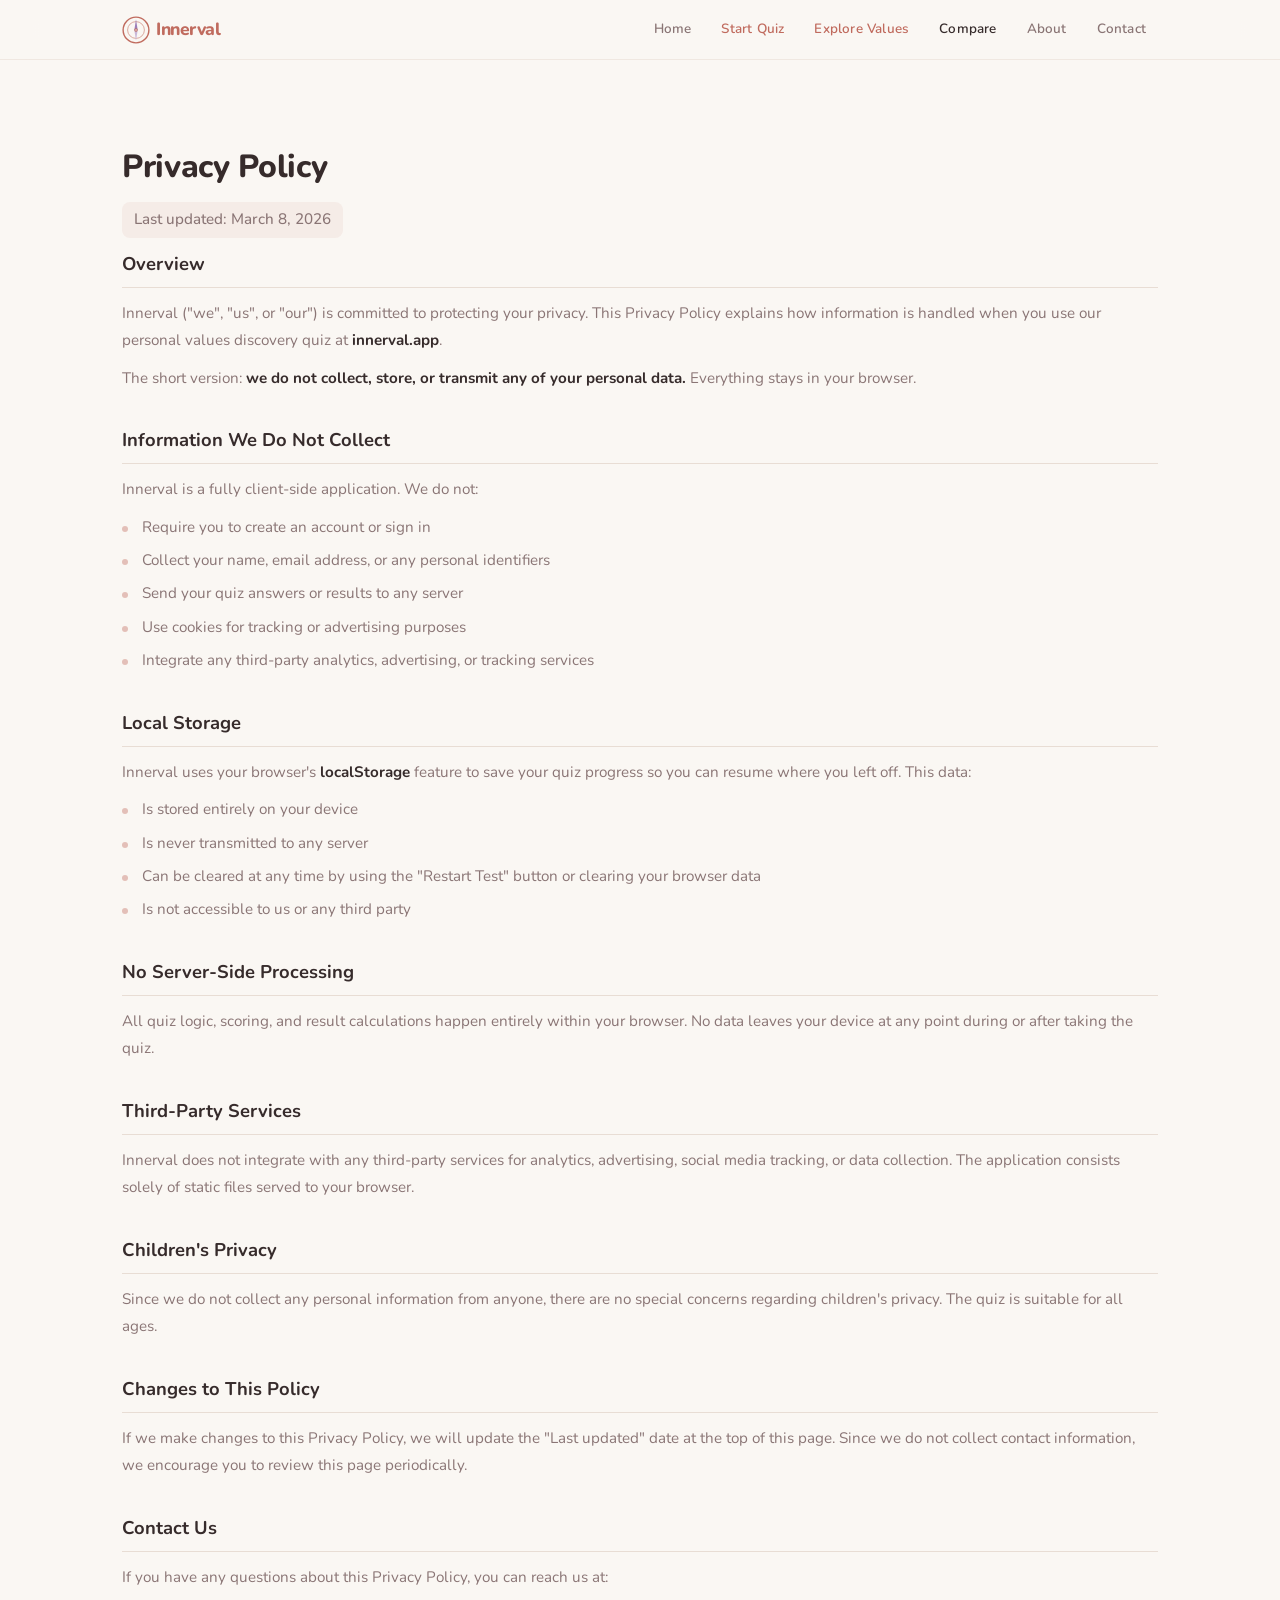
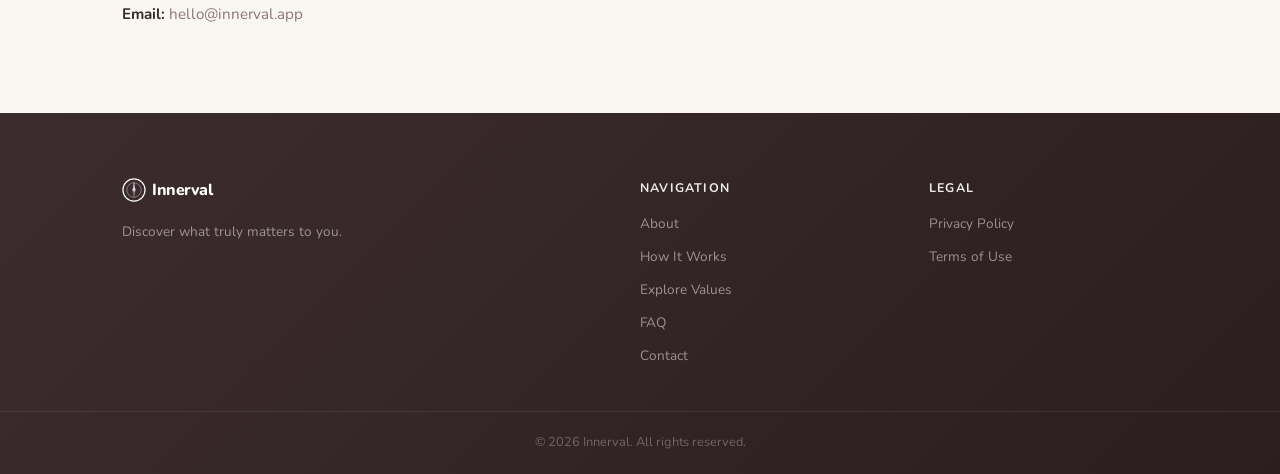
<file: privacy.html>
<!DOCTYPE html>
<html lang="en">
<head>
<meta charset="UTF-8">
<meta name="viewport" content="width=device-width, initial-scale=1.0">
<title>Privacy Policy — Innerval</title>
<link rel="preconnect" href="https://fonts.googleapis.com">
<link rel="preconnect" href="https://fonts.gstatic.com" crossorigin>
<link href="https://fonts.googleapis.com/css2?family=Nunito:wght@400;500;600;700;800&display=swap" rel="stylesheet">
<link rel="stylesheet" href="css/base.css">
<link rel="stylesheet" href="css/header.css">
<link rel="stylesheet" href="css/footer.css">
<link rel="stylesheet" href="css/legal.css">
</head>
<body>

<!-- SITE HEADER -->
<header class="site-header" id="siteHeader">
  <div class="header-inner">
    <a href="index.html" class="logo">
      <svg class="logo-icon" width="28" height="28" viewBox="0 0 100 100" fill="none" xmlns="http://www.w3.org/2000/svg">
        <circle cx="50" cy="50" r="46" stroke="#c06b5e" stroke-width="5" fill="none"/>
        <circle cx="50" cy="50" r="30" stroke="#d49a90" stroke-width="3" fill="none"/>
        <polygon points="50,12 44,50 56,50" fill="#9b7db8"/>
        <polygon points="50,88 44,50 56,50" fill="#c9b8d9"/>
        <circle cx="50" cy="50" r="6" fill="#c06b5e"/>
        <circle cx="50" cy="50" r="2.5" fill="white"/>
      </svg>
      <span>Innerval</span>
    </a>
    <nav class="nav-links" id="navLinks">
      <a href="index.html">Home</a>
      <a href="index.html" class="nav-action nav-quiz">Start Quiz</a>
      <a href="index.html" class="nav-action nav-explore">Explore Values</a>
      <a href="index.html" class="nav-action nav-compare">Compare</a>
      <a href="index.html#about">About</a>
      <a href="index.html#contact">Contact</a>
    </nav>
    <button class="nav-toggle" id="navToggle" onclick="document.getElementById('navLinks').classList.toggle('open')" aria-label="Toggle menu">
      <span></span><span></span><span></span>
    </button>
  </div>
</header>

<div class="container">
  <div class="legal-page">
    <h1>Privacy Policy</h1>
    <p class="legal-updated">Last updated: March 8, 2026</p>

    <section>
      <h2>Overview</h2>
      <p>Innerval ("we", "us", or "our") is committed to protecting your privacy. This Privacy Policy explains how information is handled when you use our personal values discovery quiz at <strong>innerval.app</strong>.</p>
      <p>The short version: <strong>we do not collect, store, or transmit any of your personal data.</strong> Everything stays in your browser.</p>
    </section>

    <section>
      <h2>Information We Do Not Collect</h2>
      <p>Innerval is a fully client-side application. We do not:</p>
      <ul>
        <li>Require you to create an account or sign in</li>
        <li>Collect your name, email address, or any personal identifiers</li>
        <li>Send your quiz answers or results to any server</li>
        <li>Use cookies for tracking or advertising purposes</li>
        <li>Integrate any third-party analytics, advertising, or tracking services</li>
      </ul>
    </section>

    <section>
      <h2>Local Storage</h2>
      <p>Innerval uses your browser's <strong>localStorage</strong> feature to save your quiz progress so you can resume where you left off. This data:</p>
      <ul>
        <li>Is stored entirely on your device</li>
        <li>Is never transmitted to any server</li>
        <li>Can be cleared at any time by using the "Restart Test" button or clearing your browser data</li>
        <li>Is not accessible to us or any third party</li>
      </ul>
    </section>

    <section>
      <h2>No Server-Side Processing</h2>
      <p>All quiz logic, scoring, and result calculations happen entirely within your browser. No data leaves your device at any point during or after taking the quiz.</p>
    </section>

    <section>
      <h2>Third-Party Services</h2>
      <p>Innerval does not integrate with any third-party services for analytics, advertising, social media tracking, or data collection. The application consists solely of static files served to your browser.</p>
    </section>

    <section>
      <h2>Children's Privacy</h2>
      <p>Since we do not collect any personal information from anyone, there are no special concerns regarding children's privacy. The quiz is suitable for all ages.</p>
    </section>

    <section>
      <h2>Changes to This Policy</h2>
      <p>If we make changes to this Privacy Policy, we will update the "Last updated" date at the top of this page. Since we do not collect contact information, we encourage you to review this page periodically.</p>
    </section>

    <section>
      <h2>Contact Us</h2>
      <p>If you have any questions about this Privacy Policy, you can reach us at:</p>
      <p><strong>Email:</strong> hello@innerval.app</p>
    </section>
  </div>
</div>

<!-- SITE FOOTER -->
<footer class="site-footer" id="siteFooter">
  <div class="footer-inner">
    <div class="footer-brand">
      <span class="logo">
        <svg class="logo-icon" width="24" height="24" viewBox="0 0 100 100" fill="none" xmlns="http://www.w3.org/2000/svg">
          <circle cx="50" cy="50" r="46" stroke="#fff" stroke-width="5" fill="none"/>
          <circle cx="50" cy="50" r="30" stroke="rgba(255,255,255,.5)" stroke-width="3" fill="none"/>
          <polygon points="50,12 44,50 56,50" fill="#c9b8d9"/>
          <polygon points="50,88 44,50 56,50" fill="rgba(255,255,255,.35)"/>
          <circle cx="50" cy="50" r="6" fill="#fff"/>
          <circle cx="50" cy="50" r="2.5" fill="#362b2b"/>
        </svg>
        <span>Innerval</span>
      </span>
      <p>Discover what truly matters to you.</p>
    </div>
    <div class="footer-links">
      <h4>Navigation</h4>
      <a href="index.html#about">About</a>
      <a href="index.html#how">How It Works</a>
      <a href="index.html">Explore Values</a>
      <a href="index.html#faq">FAQ</a>
      <a href="index.html#contact">Contact</a>
    </div>
    <div class="footer-links">
      <h4>Legal</h4>
      <a href="privacy.html">Privacy Policy</a>
      <a href="terms.html">Terms of Use</a>
    </div>
  </div>
  <div class="footer-bottom">
    <p>&copy; 2026 Innerval. All rights reserved.</p>
  </div>
</footer>

</body>
</html>
</file>
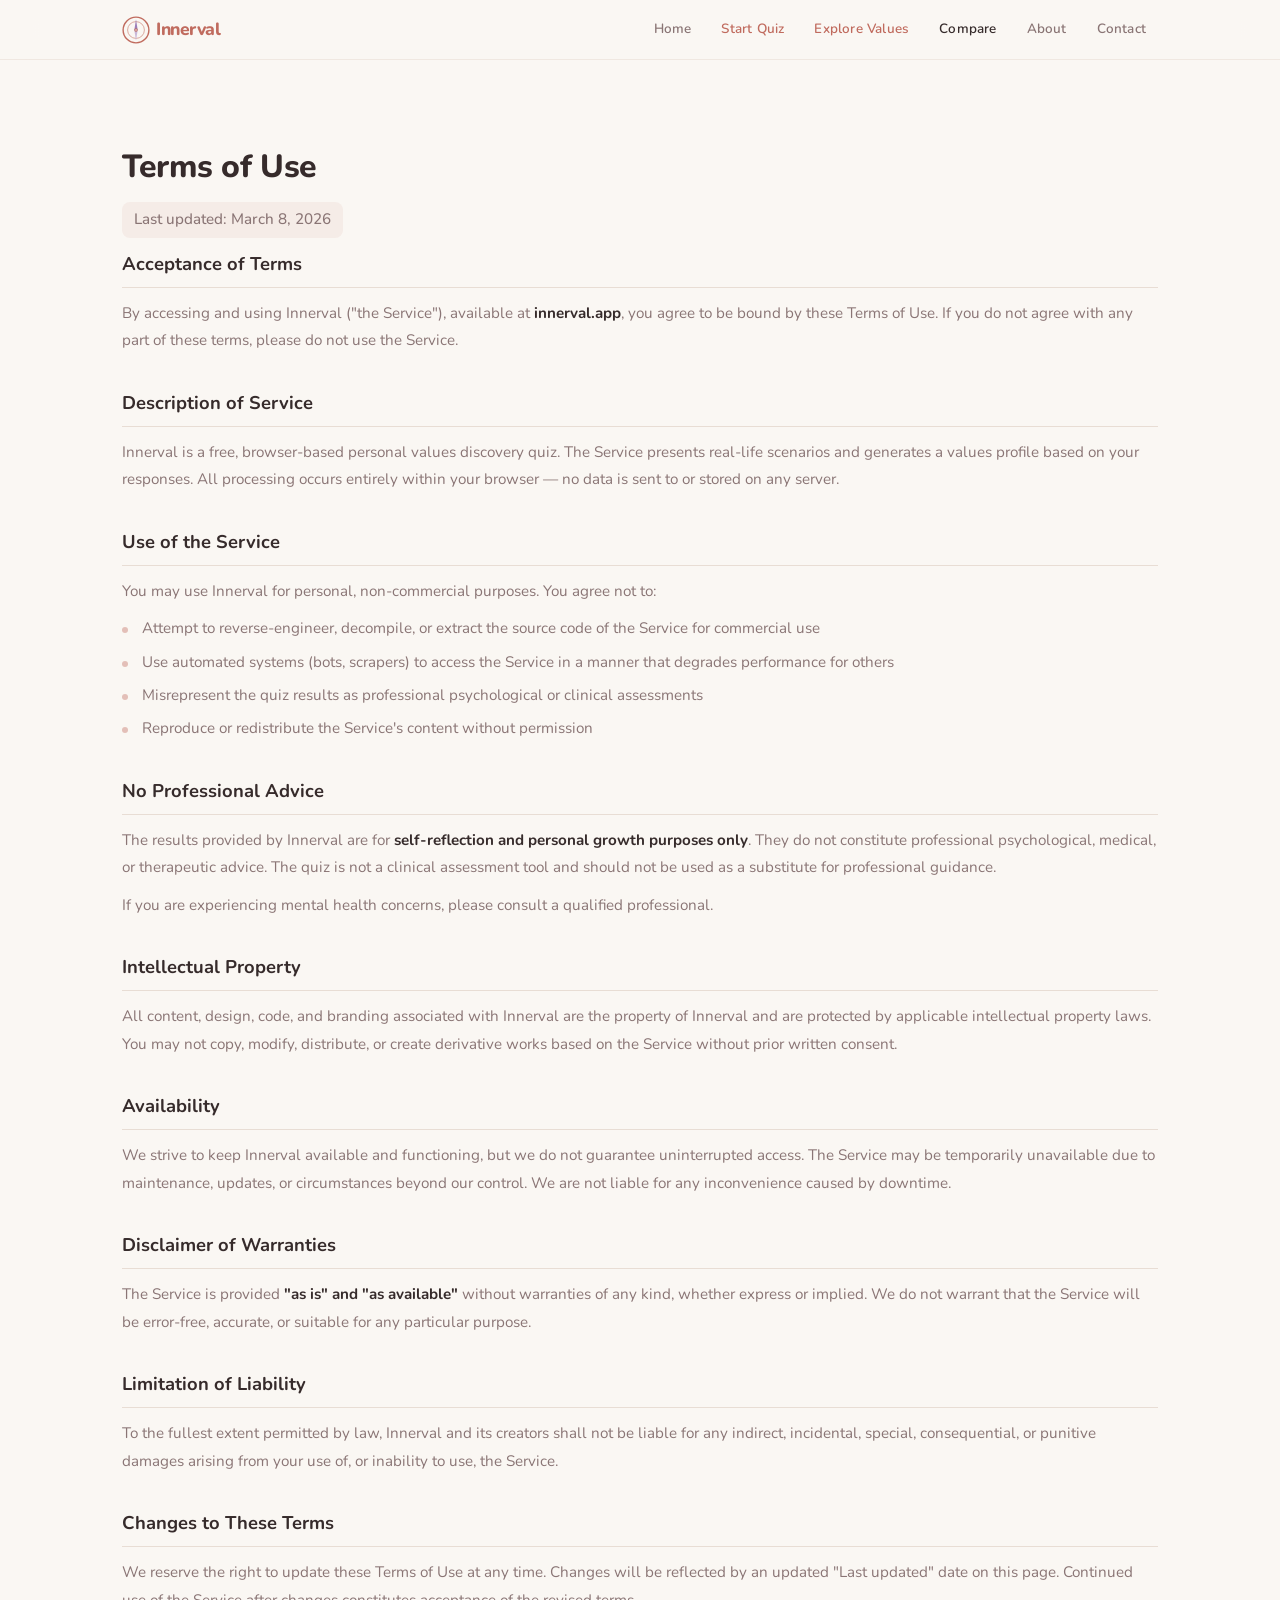
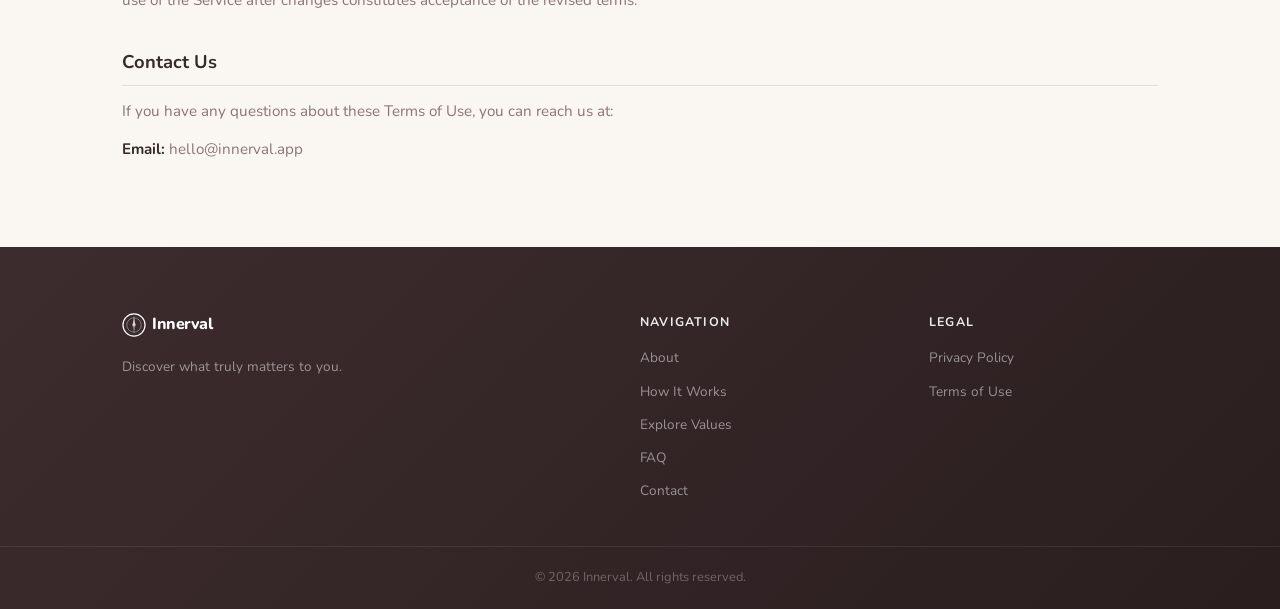
<file: terms.html>
<!DOCTYPE html>
<html lang="en">
<head>
<meta charset="UTF-8">
<meta name="viewport" content="width=device-width, initial-scale=1.0">
<title>Terms of Use — Innerval</title>
<link rel="preconnect" href="https://fonts.googleapis.com">
<link rel="preconnect" href="https://fonts.gstatic.com" crossorigin>
<link href="https://fonts.googleapis.com/css2?family=Nunito:wght@400;500;600;700;800&display=swap" rel="stylesheet">
<link rel="stylesheet" href="css/base.css">
<link rel="stylesheet" href="css/header.css">
<link rel="stylesheet" href="css/footer.css">
<link rel="stylesheet" href="css/legal.css">
</head>
<body>

<!-- SITE HEADER -->
<header class="site-header" id="siteHeader">
  <div class="header-inner">
    <a href="index.html" class="logo">
      <svg class="logo-icon" width="28" height="28" viewBox="0 0 100 100" fill="none" xmlns="http://www.w3.org/2000/svg">
        <circle cx="50" cy="50" r="46" stroke="#c06b5e" stroke-width="5" fill="none"/>
        <circle cx="50" cy="50" r="30" stroke="#d49a90" stroke-width="3" fill="none"/>
        <polygon points="50,12 44,50 56,50" fill="#9b7db8"/>
        <polygon points="50,88 44,50 56,50" fill="#c9b8d9"/>
        <circle cx="50" cy="50" r="6" fill="#c06b5e"/>
        <circle cx="50" cy="50" r="2.5" fill="white"/>
      </svg>
      <span>Innerval</span>
    </a>
    <nav class="nav-links" id="navLinks">
      <a href="index.html">Home</a>
      <a href="index.html" class="nav-action nav-quiz">Start Quiz</a>
      <a href="index.html" class="nav-action nav-explore">Explore Values</a>
      <a href="index.html" class="nav-action nav-compare">Compare</a>
      <a href="index.html#about">About</a>
      <a href="index.html#contact">Contact</a>
    </nav>
    <button class="nav-toggle" id="navToggle" onclick="document.getElementById('navLinks').classList.toggle('open')" aria-label="Toggle menu">
      <span></span><span></span><span></span>
    </button>
  </div>
</header>

<div class="container">
  <div class="legal-page">
    <h1>Terms of Use</h1>
    <p class="legal-updated">Last updated: March 8, 2026</p>

    <section>
      <h2>Acceptance of Terms</h2>
      <p>By accessing and using Innerval ("the Service"), available at <strong>innerval.app</strong>, you agree to be bound by these Terms of Use. If you do not agree with any part of these terms, please do not use the Service.</p>
    </section>

    <section>
      <h2>Description of Service</h2>
      <p>Innerval is a free, browser-based personal values discovery quiz. The Service presents real-life scenarios and generates a values profile based on your responses. All processing occurs entirely within your browser — no data is sent to or stored on any server.</p>
    </section>

    <section>
      <h2>Use of the Service</h2>
      <p>You may use Innerval for personal, non-commercial purposes. You agree not to:</p>
      <ul>
        <li>Attempt to reverse-engineer, decompile, or extract the source code of the Service for commercial use</li>
        <li>Use automated systems (bots, scrapers) to access the Service in a manner that degrades performance for others</li>
        <li>Misrepresent the quiz results as professional psychological or clinical assessments</li>
        <li>Reproduce or redistribute the Service's content without permission</li>
      </ul>
    </section>

    <section>
      <h2>No Professional Advice</h2>
      <p>The results provided by Innerval are for <strong>self-reflection and personal growth purposes only</strong>. They do not constitute professional psychological, medical, or therapeutic advice. The quiz is not a clinical assessment tool and should not be used as a substitute for professional guidance.</p>
      <p>If you are experiencing mental health concerns, please consult a qualified professional.</p>
    </section>

    <section>
      <h2>Intellectual Property</h2>
      <p>All content, design, code, and branding associated with Innerval are the property of Innerval and are protected by applicable intellectual property laws. You may not copy, modify, distribute, or create derivative works based on the Service without prior written consent.</p>
    </section>

    <section>
      <h2>Availability</h2>
      <p>We strive to keep Innerval available and functioning, but we do not guarantee uninterrupted access. The Service may be temporarily unavailable due to maintenance, updates, or circumstances beyond our control. We are not liable for any inconvenience caused by downtime.</p>
    </section>

    <section>
      <h2>Disclaimer of Warranties</h2>
      <p>The Service is provided <strong>"as is" and "as available"</strong> without warranties of any kind, whether express or implied. We do not warrant that the Service will be error-free, accurate, or suitable for any particular purpose.</p>
    </section>

    <section>
      <h2>Limitation of Liability</h2>
      <p>To the fullest extent permitted by law, Innerval and its creators shall not be liable for any indirect, incidental, special, consequential, or punitive damages arising from your use of, or inability to use, the Service.</p>
    </section>

    <section>
      <h2>Changes to These Terms</h2>
      <p>We reserve the right to update these Terms of Use at any time. Changes will be reflected by an updated "Last updated" date on this page. Continued use of the Service after changes constitutes acceptance of the revised terms.</p>
    </section>

    <section>
      <h2>Contact Us</h2>
      <p>If you have any questions about these Terms of Use, you can reach us at:</p>
      <p><strong>Email:</strong> hello@innerval.app</p>
    </section>
  </div>
</div>

<!-- SITE FOOTER -->
<footer class="site-footer" id="siteFooter">
  <div class="footer-inner">
    <div class="footer-brand">
      <span class="logo">
        <svg class="logo-icon" width="24" height="24" viewBox="0 0 100 100" fill="none" xmlns="http://www.w3.org/2000/svg">
          <circle cx="50" cy="50" r="46" stroke="#fff" stroke-width="5" fill="none"/>
          <circle cx="50" cy="50" r="30" stroke="rgba(255,255,255,.5)" stroke-width="3" fill="none"/>
          <polygon points="50,12 44,50 56,50" fill="#c9b8d9"/>
          <polygon points="50,88 44,50 56,50" fill="rgba(255,255,255,.35)"/>
          <circle cx="50" cy="50" r="6" fill="#fff"/>
          <circle cx="50" cy="50" r="2.5" fill="#362b2b"/>
        </svg>
        <span>Innerval</span>
      </span>
      <p>Discover what truly matters to you.</p>
    </div>
    <div class="footer-links">
      <h4>Navigation</h4>
      <a href="index.html#about">About</a>
      <a href="index.html#how">How It Works</a>
      <a href="index.html">Explore Values</a>
      <a href="index.html#faq">FAQ</a>
      <a href="index.html#contact">Contact</a>
    </div>
    <div class="footer-links">
      <h4>Legal</h4>
      <a href="privacy.html">Privacy Policy</a>
      <a href="terms.html">Terms of Use</a>
    </div>
  </div>
  <div class="footer-bottom">
    <p>&copy; 2026 Innerval. All rights reserved.</p>
  </div>
</footer>

</body>
</html>
</file>
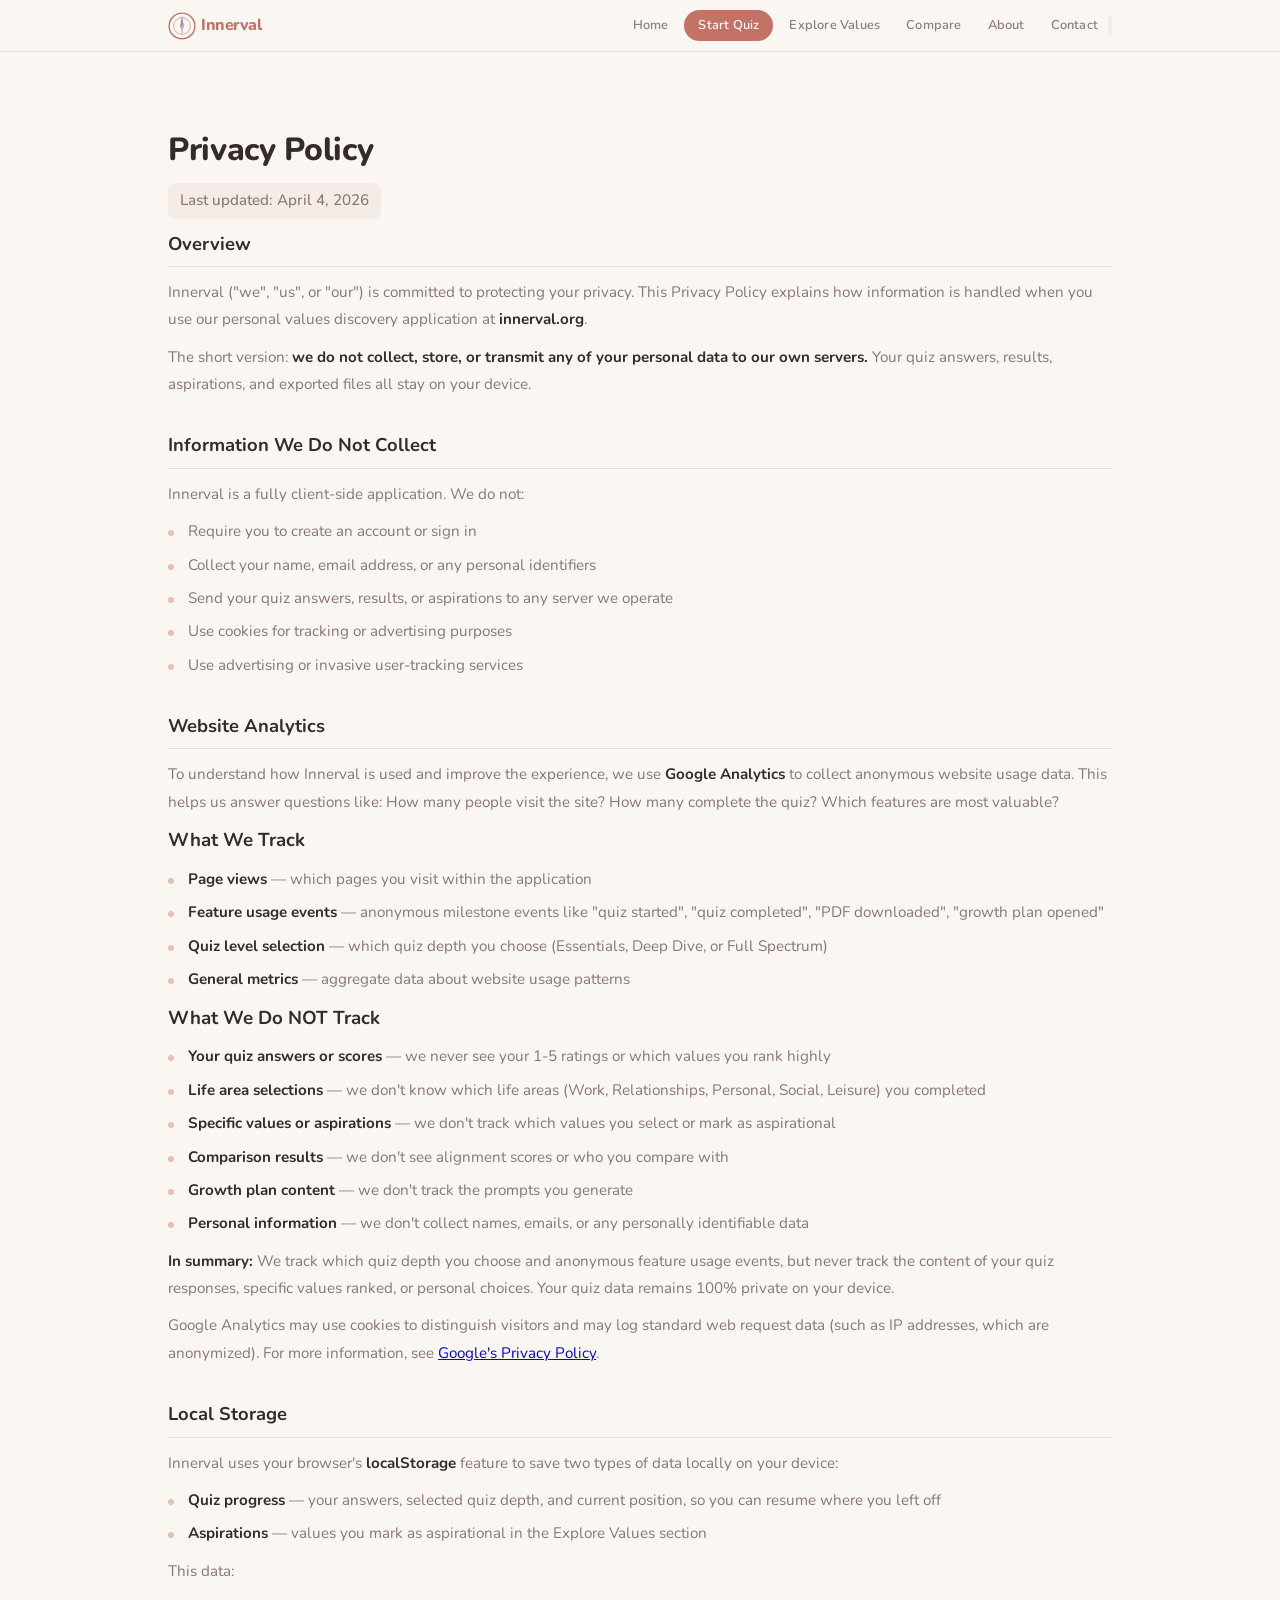
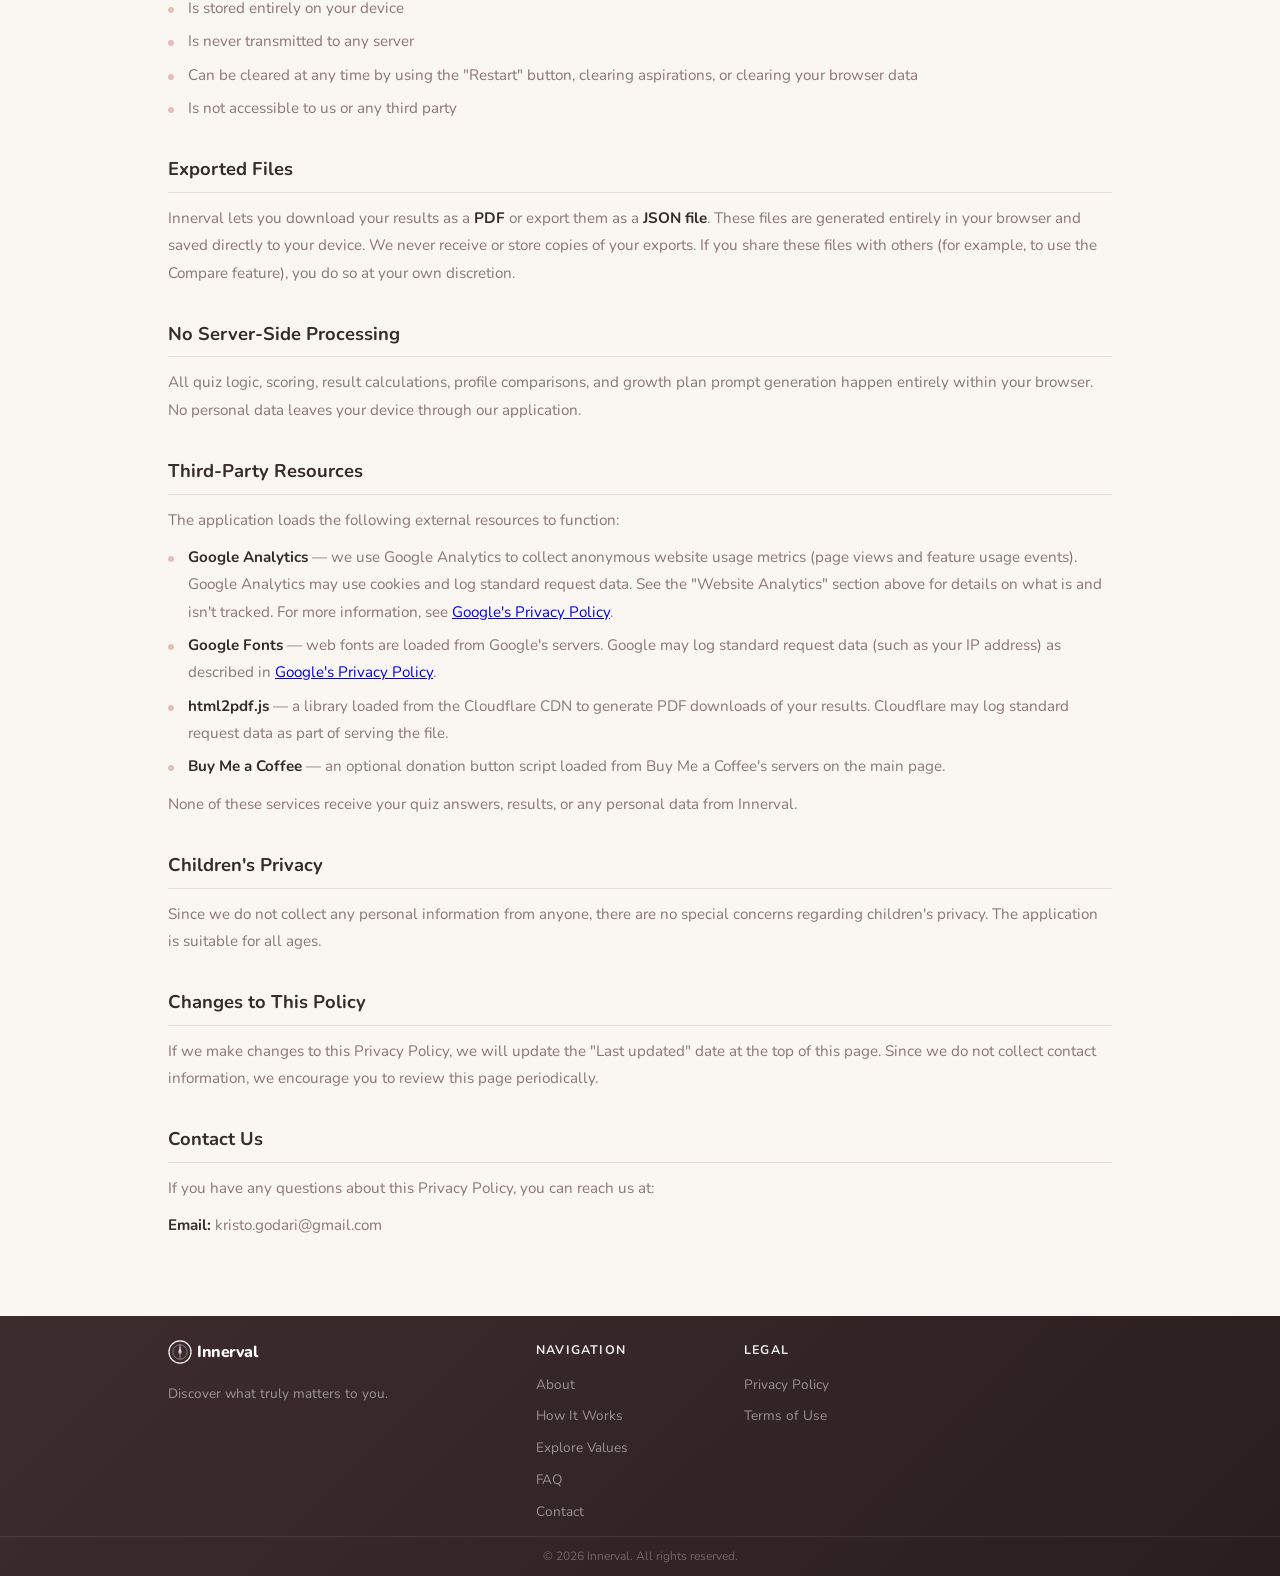
<file: src/privacy.html>
<!DOCTYPE html>
<html lang="en-US">
<head>
<meta charset="UTF-8">
<meta name="viewport" content="width=device-width, initial-scale=1.0">
<meta http-equiv="content-language" content="en-US">
<title>Privacy Policy — Innerval</title>
<meta name="description" content="Innerval Privacy Policy: Learn how we protect your data. All quiz answers stay in your browser—we never collect, store, or transmit personal information.">
<link rel="canonical" href="https://innerval.org/privacy.html">

<!-- Open Graph -->
<meta property="og:type" content="website">
<meta property="og:site_name" content="Innerval">
<meta property="og:title" content="Privacy Policy — Innerval">
<meta property="og:description" content="Innerval Privacy Policy: All quiz answers stay in your browser. We never collect, store, or transmit personal information.">
<meta property="og:url" content="https://innerval.org/privacy.html">
<meta property="og:image" content="https://innerval.org/images/og-image.png">
<meta property="og:image:width" content="1200">
<meta property="og:image:height" content="630">
<meta property="og:image:alt" content="Innerval Privacy Policy">
<meta property="og:locale" content="en_US">

<!-- Twitter Card -->
<meta name="twitter:card" content="summary_large_image">
<meta name="twitter:title" content="Privacy Policy — Innerval">
<meta name="twitter:description" content="Innerval Privacy Policy: All quiz answers stay in your browser. No data collection.">
<meta name="twitter:image" content="https://innerval.org/images/og-image.png">
<meta name="twitter:image:alt" content="Innerval personal values discovery quiz">

<!-- Favicon -->
<link rel="icon" type="image/svg+xml" href="/images/icon.svg">
<link rel="icon" type="image/png" sizes="192x192" href="/images/icon-192.png">
<link rel="icon" type="image/png" sizes="512x512" href="/images/icon-512.png">
<link rel="apple-touch-icon" sizes="180x180" href="/images/icon-192.png">

<!-- Theme -->
<meta name="theme-color" content="#c06b5e">

<!-- Structured Data -->
<script type="application/ld+json">
{
  "@context": "https://schema.org",
  "@type": "BreadcrumbList",
  "itemListElement": [
    {
      "@type": "ListItem",
      "position": 1,
      "name": "Home",
      "item": "https://innerval.org"
    },
    {
      "@type": "ListItem",
      "position": 2,
      "name": "Privacy Policy"
    }
  ]
}
</script>

<link rel="preconnect" href="https://fonts.googleapis.com">
<link rel="preconnect" href="https://fonts.gstatic.com" crossorigin>
<link href="https://fonts.googleapis.com/css2?family=Nunito:wght@400;500;600;700;800&display=swap" rel="stylesheet">
<link rel="stylesheet" href="css/base.css">
<link rel="stylesheet" href="css/header.css">
<link rel="stylesheet" href="css/footer.css">
<link rel="stylesheet" href="css/legal.css">
<link rel="stylesheet" href="css/dark-mode.css">
</head>
<body>

<!-- SITE HEADER -->
<header class="site-header" id="siteHeader">
  <div class="header-inner">
    <a href="index.html" class="logo">
      <svg class="logo-icon" width="28" height="28" viewBox="0 0 100 100" fill="none" xmlns="http://www.w3.org/2000/svg">
        <circle cx="50" cy="50" r="46" stroke="#c06b5e" stroke-width="5" fill="none"/>
        <circle cx="50" cy="50" r="30" stroke="#d49a90" stroke-width="3" fill="none"/>
        <polygon points="50,12 44,50 56,50" fill="#9b7db8"/>
        <polygon points="50,88 44,50 56,50" fill="#c9b8d9"/>
        <circle cx="50" cy="50" r="6" fill="#c06b5e"/>
        <circle cx="50" cy="50" r="2.5" fill="white"/>
      </svg>
      <span>Innerval</span>
    </a>
    <nav class="nav-links" id="navLinks">
      <a href="index.html">Home</a>
      <a href="index.html" class="nav-action nav-quiz">Start Quiz</a>
      <a href="index.html" class="nav-action nav-explore">Explore Values</a>
      <a href="index.html" class="nav-action nav-compare">Compare</a>
      <a href="index.html#about">About</a>
      <a href="index.html#contact">Contact</a>
    </nav>
    <button class="theme-toggle" id="themeToggle" onclick="toggleTheme()" aria-label="Toggle theme">
      <svg viewBox="0 0 24 24" fill="none" stroke="currentColor" stroke-width="2" stroke-linecap="round" stroke-linejoin="round">
        <path d="M21 12.79A9 9 0 1 1 11.21 3 7 7 0 0 0 21 12.79z"/>
      </svg>
    </button>
    <button class="nav-toggle" id="navToggle" onclick="document.getElementById('navLinks').classList.toggle('open')" aria-label="Toggle menu">
      <span></span><span></span><span></span>
    </button>
  </div>
</header>

<div class="container">
  <div class="legal-page">
    <h1>Privacy Policy</h1>
    <p class="legal-updated">Last updated: April 4, 2026</p>

    <section>
      <h2>Overview</h2>
      <p>Innerval ("we", "us", or "our") is committed to protecting your privacy. This Privacy Policy explains how information is handled when you use our personal values discovery application at <strong>innerval.org</strong>.</p>
      <p>The short version: <strong>we do not collect, store, or transmit any of your personal data to our own servers.</strong> Your quiz answers, results, aspirations, and exported files all stay on your device.</p>
    </section>

    <section>
      <h2>Information We Do Not Collect</h2>
      <p>Innerval is a fully client-side application. We do not:</p>
      <ul>
        <li>Require you to create an account or sign in</li>
        <li>Collect your name, email address, or any personal identifiers</li>
        <li>Send your quiz answers, results, or aspirations to any server we operate</li>
        <li>Use cookies for tracking or advertising purposes</li>
        <li>Use advertising or invasive user-tracking services</li>
      </ul>
    </section>

    <section>
      <h2>Website Analytics</h2>
      <p>To understand how Innerval is used and improve the experience, we use <strong>Google Analytics</strong> to collect anonymous website usage data. This helps us answer questions like: How many people visit the site? How many complete the quiz? Which features are most valuable?</p>

      <h3>What We Track</h3>
      <ul>
        <li><strong>Page views</strong> — which pages you visit within the application</li>
        <li><strong>Feature usage events</strong> — anonymous milestone events like "quiz started", "quiz completed", "PDF downloaded", "growth plan opened"</li>
        <li><strong>Quiz level selection</strong> — which quiz depth you choose (Essentials, Deep Dive, or Full Spectrum)</li>
        <li><strong>General metrics</strong> — aggregate data about website usage patterns</li>
      </ul>

      <h3>What We Do NOT Track</h3>
      <ul>
        <li><strong>Your quiz answers or scores</strong> — we never see your 1-5 ratings or which values you rank highly</li>
        <li><strong>Life area selections</strong> — we don't know which life areas (Work, Relationships, Personal, Social, Leisure) you completed</li>
        <li><strong>Specific values or aspirations</strong> — we don't track which values you select or mark as aspirational</li>
        <li><strong>Comparison results</strong> — we don't see alignment scores or who you compare with</li>
        <li><strong>Growth plan content</strong> — we don't track the prompts you generate</li>
        <li><strong>Personal information</strong> — we don't collect names, emails, or any personally identifiable data</li>
      </ul>

      <p><strong>In summary:</strong> We track which quiz depth you choose and anonymous feature usage events, but never track the content of your quiz responses, specific values ranked, or personal choices. Your quiz data remains 100% private on your device.</p>

      <p>Google Analytics may use cookies to distinguish visitors and may log standard web request data (such as IP addresses, which are anonymized). For more information, see <a href="https://policies.google.com/privacy" target="_blank" rel="noopener noreferrer">Google's Privacy Policy</a>.</p>
    </section>

    <section>
      <h2>Local Storage</h2>
      <p>Innerval uses your browser's <strong>localStorage</strong> feature to save two types of data locally on your device:</p>
      <ul>
        <li><strong>Quiz progress</strong> — your answers, selected quiz depth, and current position, so you can resume where you left off</li>
        <li><strong>Aspirations</strong> — values you mark as aspirational in the Explore Values section</li>
      </ul>
      <p>This data:</p>
      <ul>
        <li>Is stored entirely on your device</li>
        <li>Is never transmitted to any server</li>
        <li>Can be cleared at any time by using the "Restart" button, clearing aspirations, or clearing your browser data</li>
        <li>Is not accessible to us or any third party</li>
      </ul>
    </section>

    <section>
      <h2>Exported Files</h2>
      <p>Innerval lets you download your results as a <strong>PDF</strong> or export them as a <strong>JSON file</strong>. These files are generated entirely in your browser and saved directly to your device. We never receive or store copies of your exports. If you share these files with others (for example, to use the Compare feature), you do so at your own discretion.</p>
    </section>

    <section>
      <h2>No Server-Side Processing</h2>
      <p>All quiz logic, scoring, result calculations, profile comparisons, and growth plan prompt generation happen entirely within your browser. No personal data leaves your device through our application.</p>
    </section>

    <section>
      <h2>Third-Party Resources</h2>
      <p>The application loads the following external resources to function:</p>
      <ul>
        <li><strong>Google Analytics</strong> — we use Google Analytics to collect anonymous website usage metrics (page views and feature usage events). Google Analytics may use cookies and log standard request data. See the "Website Analytics" section above for details on what is and isn't tracked. For more information, see <a href="https://policies.google.com/privacy" target="_blank" rel="noopener noreferrer">Google's Privacy Policy</a>.</li>
        <li><strong>Google Fonts</strong> — web fonts are loaded from Google's servers. Google may log standard request data (such as your IP address) as described in <a href="https://policies.google.com/privacy" target="_blank" rel="noopener noreferrer">Google's Privacy Policy</a>.</li>
        <li><strong>html2pdf.js</strong> — a library loaded from the Cloudflare CDN to generate PDF downloads of your results. Cloudflare may log standard request data as part of serving the file.</li>
        <li><strong>Buy Me a Coffee</strong> — an optional donation button script loaded from Buy Me a Coffee's servers on the main page.</li>
      </ul>
      <p>None of these services receive your quiz answers, results, or any personal data from Innerval.</p>
    </section>

    <section>
      <h2>Children's Privacy</h2>
      <p>Since we do not collect any personal information from anyone, there are no special concerns regarding children's privacy. The application is suitable for all ages.</p>
    </section>

    <section>
      <h2>Changes to This Policy</h2>
      <p>If we make changes to this Privacy Policy, we will update the "Last updated" date at the top of this page. Since we do not collect contact information, we encourage you to review this page periodically.</p>
    </section>

    <section>
      <h2>Contact Us</h2>
      <p>If you have any questions about this Privacy Policy, you can reach us at:</p>
      <p><strong>Email:</strong> kristo.godari@gmail.com</p>
    </section>
  </div>
</div>

<!-- SITE FOOTER -->
<footer class="site-footer" id="siteFooter">
  <div class="footer-inner">
    <div class="footer-brand">
      <span class="logo">
        <svg class="logo-icon" width="24" height="24" viewBox="0 0 100 100" fill="none" xmlns="http://www.w3.org/2000/svg">
          <circle cx="50" cy="50" r="46" stroke="#fff" stroke-width="5" fill="none"/>
          <circle cx="50" cy="50" r="30" stroke="rgba(255,255,255,.5)" stroke-width="3" fill="none"/>
          <polygon points="50,12 44,50 56,50" fill="#c9b8d9"/>
          <polygon points="50,88 44,50 56,50" fill="rgba(255,255,255,.35)"/>
          <circle cx="50" cy="50" r="6" fill="#fff"/>
          <circle cx="50" cy="50" r="2.5" fill="#362b2b"/>
        </svg>
        <span>Innerval</span>
      </span>
      <p>Discover what truly matters to you.</p>
    </div>
    <div class="footer-links">
      <h4>Navigation</h4>
      <a href="index.html#about">About</a>
      <a href="index.html#how">How It Works</a>
      <a href="index.html">Explore Values</a>
      <a href="index.html#faq">FAQ</a>
      <a href="index.html#contact">Contact</a>
    </div>
    <div class="footer-links">
      <h4>Legal</h4>
      <a href="privacy.html">Privacy Policy</a>
      <a href="terms.html">Terms of Use</a>
    </div>
  </div>
  <div class="footer-bottom">
    <p>&copy; 2026 Innerval. All rights reserved.</p>
  </div>
</footer>

<script src="js/theme.js"></script>
<script>
// Initialize theme
setTheme(getTheme());

// Mobile nav toggle
function toggleNav() {
  document.getElementById('navLinks').classList.toggle('open');
}

// Header scroll effect
window.addEventListener('scroll', function() {
  document.getElementById('siteHeader').classList.toggle('scrolled', window.scrollY > 10);
});
</script>
</body>
</html>
</file>
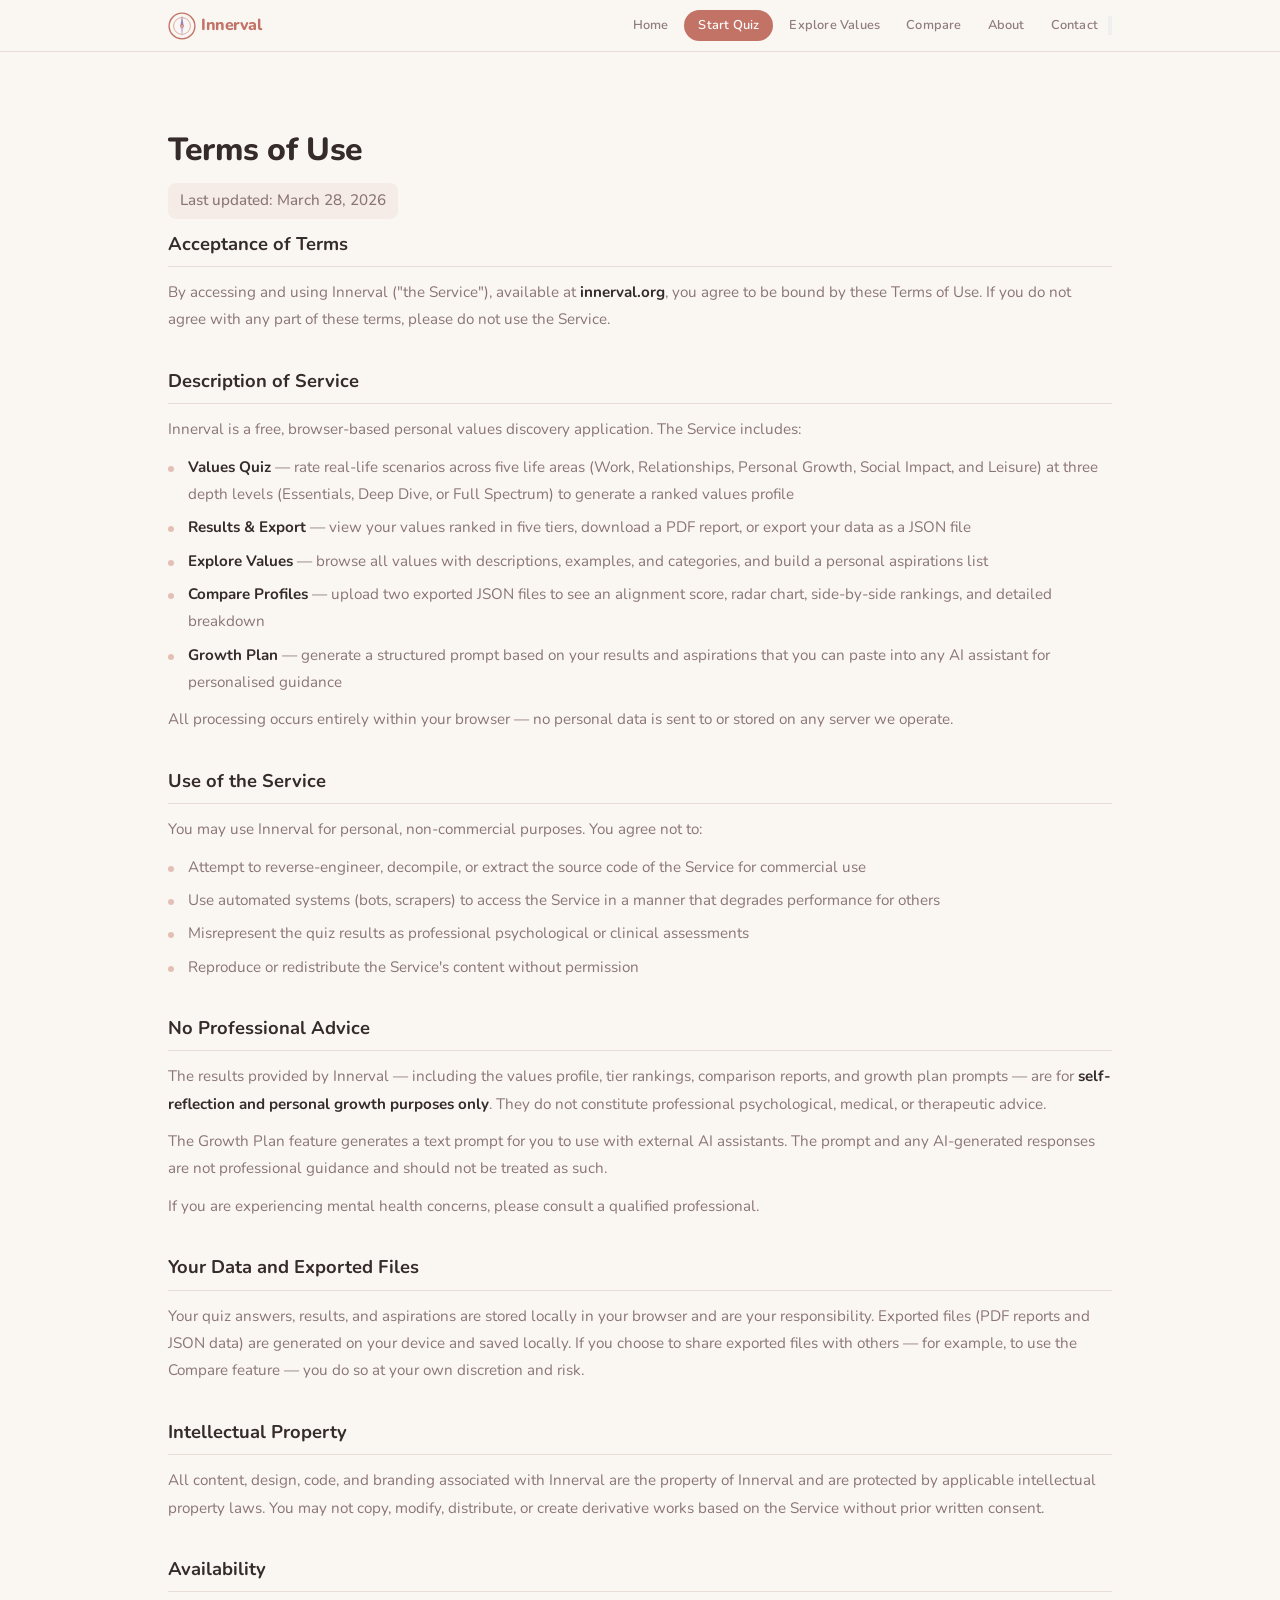
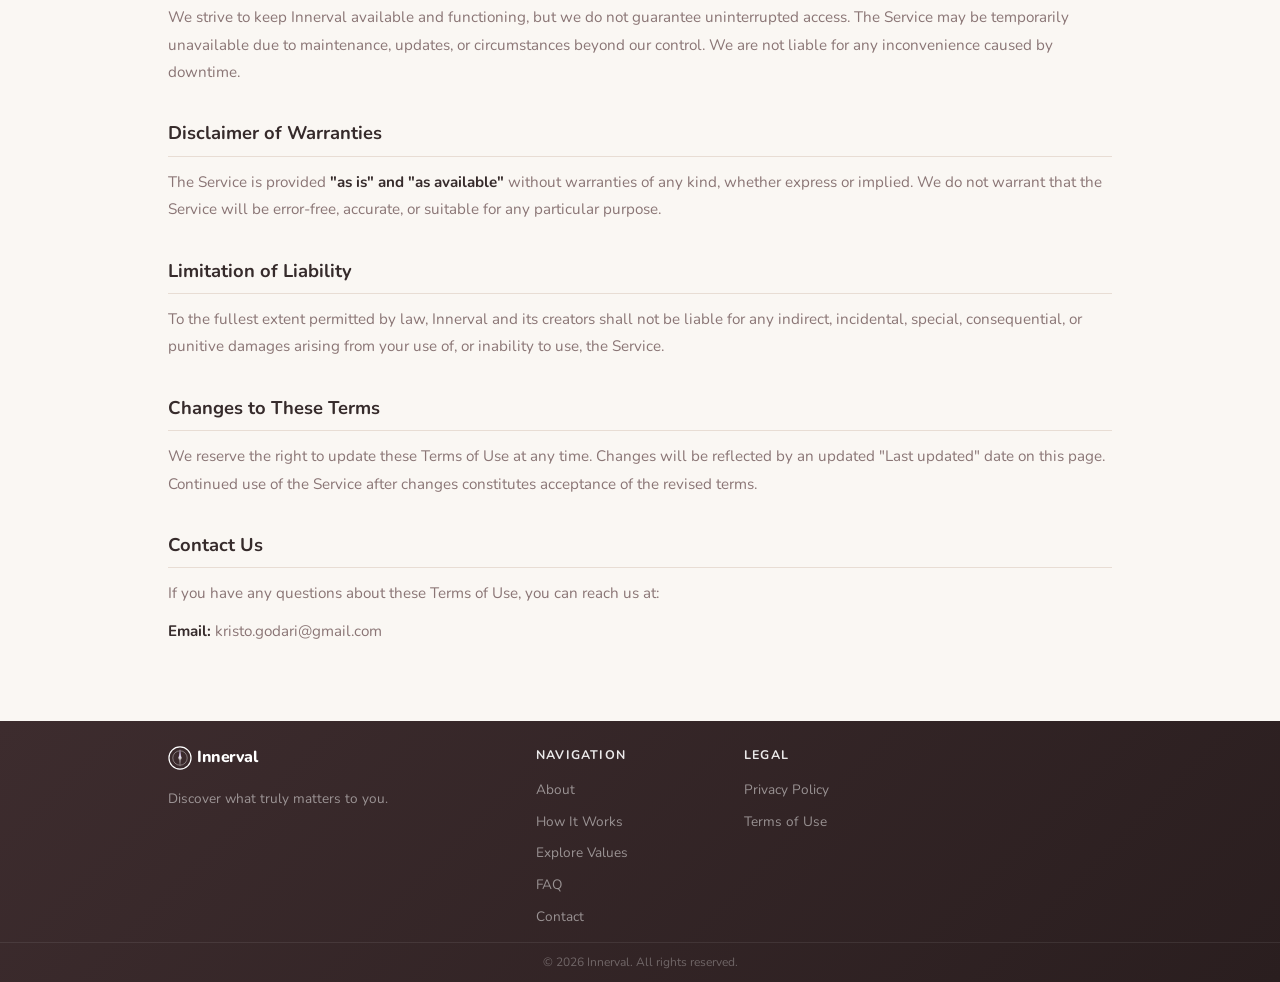
<file: src/terms.html>
<!DOCTYPE html>
<html lang="en-US">
<head>
<meta charset="UTF-8">
<meta name="viewport" content="width=device-width, initial-scale=1.0">
<meta http-equiv="content-language" content="en-US">
<title>Terms of Use — Innerval</title>
<meta name="description" content="Innerval Terms of Use: Free personal values discovery quiz for self-reflection. Learn about usage guidelines, disclaimers, and intellectual property.">
<link rel="canonical" href="https://innerval.org/terms.html">

<!-- Open Graph -->
<meta property="og:type" content="website">
<meta property="og:site_name" content="Innerval">
<meta property="og:title" content="Terms of Use — Innerval">
<meta property="og:description" content="Innerval Terms of Use: Free personal values discovery quiz. Usage guidelines, disclaimers, and intellectual property.">
<meta property="og:url" content="https://innerval.org/terms.html">
<meta property="og:image" content="https://innerval.org/images/og-image.png">
<meta property="og:image:width" content="1200">
<meta property="og:image:height" content="630">
<meta property="og:image:alt" content="Innerval Terms of Use">
<meta property="og:locale" content="en_US">

<!-- Twitter Card -->
<meta name="twitter:card" content="summary_large_image">
<meta name="twitter:title" content="Terms of Use — Innerval">
<meta name="twitter:description" content="Innerval Terms of Use: Free personal values discovery quiz for self-reflection.">
<meta name="twitter:image" content="https://innerval.org/images/og-image.png">
<meta name="twitter:image:alt" content="Innerval personal values discovery quiz">

<!-- Favicon -->
<link rel="icon" type="image/svg+xml" href="/images/icon.svg">
<link rel="icon" type="image/png" sizes="192x192" href="/images/icon-192.png">
<link rel="icon" type="image/png" sizes="512x512" href="/images/icon-512.png">
<link rel="apple-touch-icon" sizes="180x180" href="/images/icon-192.png">

<!-- Theme -->
<meta name="theme-color" content="#c06b5e">

<!-- Structured Data -->
<script type="application/ld+json">
{
  "@context": "https://schema.org",
  "@type": "BreadcrumbList",
  "itemListElement": [
    {
      "@type": "ListItem",
      "position": 1,
      "name": "Home",
      "item": "https://innerval.org"
    },
    {
      "@type": "ListItem",
      "position": 2,
      "name": "Terms of Use"
    }
  ]
}
</script>

<link rel="preconnect" href="https://fonts.googleapis.com">
<link rel="preconnect" href="https://fonts.gstatic.com" crossorigin>
<link href="https://fonts.googleapis.com/css2?family=Nunito:wght@400;500;600;700;800&display=swap" rel="stylesheet">
<link rel="stylesheet" href="css/base.css">
<link rel="stylesheet" href="css/header.css">
<link rel="stylesheet" href="css/footer.css">
<link rel="stylesheet" href="css/legal.css">
<link rel="stylesheet" href="css/dark-mode.css">
</head>
<body>

<!-- SITE HEADER -->
<header class="site-header" id="siteHeader">
  <div class="header-inner">
    <a href="index.html" class="logo">
      <svg class="logo-icon" width="28" height="28" viewBox="0 0 100 100" fill="none" xmlns="http://www.w3.org/2000/svg">
        <circle cx="50" cy="50" r="46" stroke="#c06b5e" stroke-width="5" fill="none"/>
        <circle cx="50" cy="50" r="30" stroke="#d49a90" stroke-width="3" fill="none"/>
        <polygon points="50,12 44,50 56,50" fill="#9b7db8"/>
        <polygon points="50,88 44,50 56,50" fill="#c9b8d9"/>
        <circle cx="50" cy="50" r="6" fill="#c06b5e"/>
        <circle cx="50" cy="50" r="2.5" fill="white"/>
      </svg>
      <span>Innerval</span>
    </a>
    <nav class="nav-links" id="navLinks">
      <a href="index.html">Home</a>
      <a href="index.html" class="nav-action nav-quiz">Start Quiz</a>
      <a href="index.html" class="nav-action nav-explore">Explore Values</a>
      <a href="index.html" class="nav-action nav-compare">Compare</a>
      <a href="index.html#about">About</a>
      <a href="index.html#contact">Contact</a>
    </nav>
    <button class="theme-toggle" id="themeToggle" onclick="toggleTheme()" aria-label="Toggle theme">
      <svg viewBox="0 0 24 24" fill="none" stroke="currentColor" stroke-width="2" stroke-linecap="round" stroke-linejoin="round">
        <path d="M21 12.79A9 9 0 1 1 11.21 3 7 7 0 0 0 21 12.79z"/>
      </svg>
    </button>
    <button class="nav-toggle" id="navToggle" onclick="document.getElementById('navLinks').classList.toggle('open')" aria-label="Toggle menu">
      <span></span><span></span><span></span>
    </button>
  </div>
</header>

<div class="container">
  <div class="legal-page">
    <h1>Terms of Use</h1>
    <p class="legal-updated">Last updated: March 28, 2026</p>

    <section>
      <h2>Acceptance of Terms</h2>
      <p>By accessing and using Innerval ("the Service"), available at <strong>innerval.org</strong>, you agree to be bound by these Terms of Use. If you do not agree with any part of these terms, please do not use the Service.</p>
    </section>

    <section>
      <h2>Description of Service</h2>
      <p>Innerval is a free, browser-based personal values discovery application. The Service includes:</p>
      <ul>
        <li><strong>Values Quiz</strong> — rate real-life scenarios across five life areas (Work, Relationships, Personal Growth, Social Impact, and Leisure) at three depth levels (Essentials, Deep Dive, or Full Spectrum) to generate a ranked values profile</li>
        <li><strong>Results &amp; Export</strong> — view your values ranked in five tiers, download a PDF report, or export your data as a JSON file</li>
        <li><strong>Explore Values</strong> — browse all values with descriptions, examples, and categories, and build a personal aspirations list</li>
        <li><strong>Compare Profiles</strong> — upload two exported JSON files to see an alignment score, radar chart, side-by-side rankings, and detailed breakdown</li>
        <li><strong>Growth Plan</strong> — generate a structured prompt based on your results and aspirations that you can paste into any AI assistant for personalised guidance</li>
      </ul>
      <p>All processing occurs entirely within your browser — no personal data is sent to or stored on any server we operate.</p>
    </section>

    <section>
      <h2>Use of the Service</h2>
      <p>You may use Innerval for personal, non-commercial purposes. You agree not to:</p>
      <ul>
        <li>Attempt to reverse-engineer, decompile, or extract the source code of the Service for commercial use</li>
        <li>Use automated systems (bots, scrapers) to access the Service in a manner that degrades performance for others</li>
        <li>Misrepresent the quiz results as professional psychological or clinical assessments</li>
        <li>Reproduce or redistribute the Service's content without permission</li>
      </ul>
    </section>

    <section>
      <h2>No Professional Advice</h2>
      <p>The results provided by Innerval — including the values profile, tier rankings, comparison reports, and growth plan prompts — are for <strong>self-reflection and personal growth purposes only</strong>. They do not constitute professional psychological, medical, or therapeutic advice.</p>
      <p>The Growth Plan feature generates a text prompt for you to use with external AI assistants. The prompt and any AI-generated responses are not professional guidance and should not be treated as such.</p>
      <p>If you are experiencing mental health concerns, please consult a qualified professional.</p>
    </section>

    <section>
      <h2>Your Data and Exported Files</h2>
      <p>Your quiz answers, results, and aspirations are stored locally in your browser and are your responsibility. Exported files (PDF reports and JSON data) are generated on your device and saved locally. If you choose to share exported files with others — for example, to use the Compare feature — you do so at your own discretion and risk.</p>
    </section>

    <section>
      <h2>Intellectual Property</h2>
      <p>All content, design, code, and branding associated with Innerval are the property of Innerval and are protected by applicable intellectual property laws. You may not copy, modify, distribute, or create derivative works based on the Service without prior written consent.</p>
    </section>

    <section>
      <h2>Availability</h2>
      <p>We strive to keep Innerval available and functioning, but we do not guarantee uninterrupted access. The Service may be temporarily unavailable due to maintenance, updates, or circumstances beyond our control. We are not liable for any inconvenience caused by downtime.</p>
    </section>

    <section>
      <h2>Disclaimer of Warranties</h2>
      <p>The Service is provided <strong>"as is" and "as available"</strong> without warranties of any kind, whether express or implied. We do not warrant that the Service will be error-free, accurate, or suitable for any particular purpose.</p>
    </section>

    <section>
      <h2>Limitation of Liability</h2>
      <p>To the fullest extent permitted by law, Innerval and its creators shall not be liable for any indirect, incidental, special, consequential, or punitive damages arising from your use of, or inability to use, the Service.</p>
    </section>

    <section>
      <h2>Changes to These Terms</h2>
      <p>We reserve the right to update these Terms of Use at any time. Changes will be reflected by an updated "Last updated" date on this page. Continued use of the Service after changes constitutes acceptance of the revised terms.</p>
    </section>

    <section>
      <h2>Contact Us</h2>
      <p>If you have any questions about these Terms of Use, you can reach us at:</p>
      <p><strong>Email:</strong> kristo.godari@gmail.com</p>
    </section>
  </div>
</div>

<!-- SITE FOOTER -->
<footer class="site-footer" id="siteFooter">
  <div class="footer-inner">
    <div class="footer-brand">
      <span class="logo">
        <svg class="logo-icon" width="24" height="24" viewBox="0 0 100 100" fill="none" xmlns="http://www.w3.org/2000/svg">
          <circle cx="50" cy="50" r="46" stroke="#fff" stroke-width="5" fill="none"/>
          <circle cx="50" cy="50" r="30" stroke="rgba(255,255,255,.5)" stroke-width="3" fill="none"/>
          <polygon points="50,12 44,50 56,50" fill="#c9b8d9"/>
          <polygon points="50,88 44,50 56,50" fill="rgba(255,255,255,.35)"/>
          <circle cx="50" cy="50" r="6" fill="#fff"/>
          <circle cx="50" cy="50" r="2.5" fill="#362b2b"/>
        </svg>
        <span>Innerval</span>
      </span>
      <p>Discover what truly matters to you.</p>
    </div>
    <div class="footer-links">
      <h4>Navigation</h4>
      <a href="index.html#about">About</a>
      <a href="index.html#how">How It Works</a>
      <a href="index.html">Explore Values</a>
      <a href="index.html#faq">FAQ</a>
      <a href="index.html#contact">Contact</a>
    </div>
    <div class="footer-links">
      <h4>Legal</h4>
      <a href="privacy.html">Privacy Policy</a>
      <a href="terms.html">Terms of Use</a>
    </div>
  </div>
  <div class="footer-bottom">
    <p>&copy; 2026 Innerval. All rights reserved.</p>
  </div>
</footer>

<script src="js/theme.js"></script>
<script>
// Initialize theme
setTheme(getTheme());

// Header scroll effect
window.addEventListener('scroll', function() {
  document.getElementById('siteHeader').classList.toggle('scrolled', window.scrollY > 10);
});
</script>
</body>
</html>
</file>
<file: css/base.css>
/* Reset, CSS variables, typography, container, and shared button styles. */

*{margin:0;padding:0;box-sizing:border-box}
:root{--primary:#c06b5e;--primary-light:#d49a90;--bg:#faf7f3;--card:#fffcf9;--text:#362b2b;--muted:#8a7575;--border:#e8ddd4;--green:#5a9e6f;--gold:#d4a04a;--blue:#6b9ec0;--purple:#9b7db8;--rose:#c86482;--radius:14px;--header-h:60px}
html{scroll-behavior:smooth;scroll-padding-top:calc(var(--header-h) + 16px)}
body{font-family:'Nunito','Avenir Next',Avenir,-apple-system,BlinkMacSystemFont,'Segoe UI',Roboto,sans-serif;background:var(--bg);color:var(--text);line-height:1.7;min-height:100vh;padding-top:var(--header-h);-webkit-font-smoothing:antialiased;-moz-osx-font-smoothing:grayscale}
.container{max-width:800px;margin:0 auto;padding:24px 16px}
@media(min-width:1024px){.container{max-width:1100px;padding:32px 32px}}
@media(min-width:1400px){.container{max-width:1320px;padding:40px 48px}}

/* BUTTONS */
.btn{display:inline-flex;align-items:center;gap:8px;padding:12px 28px;border:none;border-radius:14px;font-size:.92rem;font-weight:600;cursor:pointer;transition:all .25s;letter-spacing:.01em}
.btn-primary{background:var(--primary);color:#fff}
.btn-primary:hover{background:#a85a4e;transform:translateY(-1px);box-shadow:0 4px 16px rgba(192,107,94,.3)}
.btn-secondary{background:var(--card);color:var(--text);border:1px solid var(--border)}
.btn-secondary:hover{background:#f5efe9;border-color:#d4c8bc}
.btn:disabled{opacity:.5;cursor:not-allowed;transform:none;box-shadow:none}
.btn-skip{background:linear-gradient(135deg,rgba(212,160,74,.1),rgba(212,160,74,.05));color:#8b6914;border:1px solid #f0d890}
.btn-skip:hover{background:rgba(212,160,74,.18)}
.btn-end{background:linear-gradient(135deg,rgba(190,80,70,.08),rgba(190,80,70,.04));color:#8b3530;border:1px solid #e8b4af}
.btn-end:hover{background:rgba(190,80,70,.12)}
.btn-compare{background:linear-gradient(135deg,#c06b5e,#9b7db8);color:#fff;border:none}
.btn-compare:hover{background:linear-gradient(135deg,#a85a4e,#856ba3);transform:translateY(-1px);box-shadow:0 4px 12px rgba(155,125,184,.3)}
.btn-sm{padding:8px 18px;font-size:.82rem}

/* Selection highlight */
::selection{background:rgba(192,107,94,.15);color:var(--text)}
</file>
<file: css/header.css>
/* Site header and navigation styles. */

.site-header{position:fixed;top:0;left:0;right:0;height:var(--header-h);background:rgba(250,247,243,.75);backdrop-filter:blur(16px);-webkit-backdrop-filter:blur(16px);border-bottom:1px solid rgba(232,221,212,.6);z-index:900;transition:all .3s}
.site-header.scrolled{box-shadow:0 1px 12px rgba(54,43,43,.06);background:rgba(250,247,243,.92)}
.header-inner{max-width:800px;margin:0 auto;padding:0 16px;display:flex;align-items:center;justify-content:space-between;height:100%}
@media(min-width:1024px){.header-inner{max-width:1100px;padding:0 32px}.nav-links{gap:4px}.nav-links a{padding:8px 16px;font-size:.88rem}}
@media(min-width:1400px){.header-inner{max-width:1320px;padding:0 48px}.nav-links{gap:8px}.nav-links a{padding:8px 20px}}
.logo{font-weight:800;font-size:1.1rem;color:var(--primary);text-decoration:none;letter-spacing:-.5px;display:inline-flex;align-items:center;gap:6px;transition:opacity .2s}
.logo:hover{opacity:.8}
.logo-icon{flex-shrink:0;vertical-align:middle}
.nav-links{display:flex;gap:6px}
.nav-links a{font-size:.84rem;font-weight:600;color:var(--muted);text-decoration:none;transition:all .2s;letter-spacing:.2px;padding:6px 12px;border-radius:10px}
.nav-links a:hover{color:var(--primary);background:rgba(192,107,94,.06)}
.nav-toggle{display:none;background:none;border:none;cursor:pointer;flex-direction:column;gap:5px;padding:4px}
.nav-toggle span{display:block;width:22px;height:2px;background:var(--text);border-radius:2px;transition:all .2s}

/* Nav action links */
.nav-action{font-weight:700;letter-spacing:0;transition:all .2s!important}
.nav-quiz{color:var(--primary)!important}
.nav-quiz:hover{color:#a85a4e!important;background:rgba(192,107,94,.08)!important}
.nav-compare{color:var(--text)!important}
.nav-compare:hover{color:var(--primary)!important}
.nav-explore{color:var(--primary)!important}
.nav-explore:hover{color:#a85a4e!important;background:rgba(192,107,94,.08)!important}

/* Responsive */
@media(max-width:600px){
  .nav-links{display:none;position:absolute;top:var(--header-h);left:0;right:0;background:rgba(250,247,243,.98);backdrop-filter:blur(16px);border-bottom:1px solid var(--border);flex-direction:column;padding:12px;gap:4px;box-shadow:0 8px 32px rgba(54,43,43,.08)}
  .nav-links.open{display:flex}
  .nav-links a{padding:10px 16px;border-radius:12px}
  .nav-toggle{display:flex}
}
</file>
<file: css/footer.css>
/* Site footer. */

.site-footer{background:linear-gradient(135deg,#3d2c2e,#2a1e1f);color:rgba(255,255,255,.7);margin-top:0}
.footer-inner{max-width:800px;margin:0 auto;padding:56px 16px 36px;display:grid;grid-template-columns:2fr 1fr 1fr;gap:40px}
@media(min-width:1024px){.footer-inner{max-width:1100px;padding:64px 32px 44px;gap:60px}}
@media(min-width:1400px){.footer-inner{max-width:1320px;padding:72px 48px 52px;gap:80px}}
.footer-brand .logo{color:#fff;font-size:1rem}
.footer-brand p{font-size:.85rem;margin-top:10px;line-height:1.6;color:rgba(255,255,255,.5)}
.footer-links{display:flex;flex-direction:column;gap:10px}
.footer-links h4{color:rgba(255,255,255,.9);font-size:.78rem;text-transform:uppercase;letter-spacing:1.2px;margin-bottom:4px;font-weight:700}
.footer-links a{color:rgba(255,255,255,.5);text-decoration:none;font-size:.85rem;transition:all .2s;display:inline-block}
.footer-links a:hover{color:#fff;transform:translateX(2px)}
.footer-bottom{border-top:1px solid rgba(255,255,255,.08);text-align:center;padding:20px 16px}
.footer-bottom p{font-size:.8rem;color:rgba(255,255,255,.3)}

/* Responsive */
@media(max-width:600px){
  .footer-inner{grid-template-columns:1fr;gap:28px;text-align:center;padding:40px 16px 28px}
  .footer-links{align-items:center}
  .footer-links a:hover{transform:none}
}
</file>
<file: css/legal.css>
/* Legal pages: Privacy Policy, Terms of Service. */

.legal-page{padding:48px 0 20px}
.legal-page h1{font-size:2rem;font-weight:800;margin-bottom:8px;color:var(--text);letter-spacing:-.01em}
.legal-updated{font-size:.85rem;color:var(--muted);margin-bottom:40px;display:inline-block;background:rgba(192,107,94,.08);padding:4px 12px;border-radius:8px;font-weight:500}
.legal-page section{margin-bottom:32px}
.legal-page h2{font-size:1.15rem;font-weight:700;color:var(--text);margin-bottom:12px;padding-bottom:8px;border-bottom:1px solid var(--border)}
.legal-page p{font-size:.95rem;color:var(--muted);line-height:1.8;margin-bottom:10px}
.legal-page p:last-child{margin-bottom:0}
.legal-page strong{color:var(--text)}
.legal-page ul{list-style:none;padding-left:0;margin:10px 0}
.legal-page li{font-size:.95rem;color:var(--muted);line-height:1.8;margin-bottom:6px;padding-left:20px;position:relative}
.legal-page li::before{content:'';position:absolute;left:0;top:12px;width:6px;height:6px;border-radius:50%;background:var(--primary);opacity:.4}
</file>
<file: src/css/base.css>
/* Reset, CSS variables, typography, container, and shared button styles. */

*{margin:0;padding:0;box-sizing:border-box}
:root{--primary:#c06b5e;--primary-light:#d49a90;--bg:#faf7f3;--card:#fffcf9;--text:#362b2b;--muted:#8a7575;--border:#e8ddd4;--green:#5a9e6f;--gold:#d4a04a;--blue:#6b9ec0;--purple:#9b7db8;--rose:#c86482;--radius:10px;--header-h:52px}
[data-theme="dark"]{--primary:#d49a90;--primary-light:#c06b5e;--bg:#1a1614;--card:#252220;--text:#e8ddd4;--muted:#a89d94;--border:#3a3532;--green:#6fb882;--gold:#e6b55e;--blue:#82b3cf;--purple:#b094ca;--rose:#d87a96}
html{scroll-behavior:smooth;scroll-padding-top:calc(var(--header-h) + 16px)}
body{font-family:'Nunito','Avenir Next',Avenir,-apple-system,BlinkMacSystemFont,'Segoe UI',Roboto,sans-serif;background:var(--bg);color:var(--text);line-height:1.6;min-height:100vh;padding-top:var(--header-h);-webkit-font-smoothing:antialiased;-moz-osx-font-smoothing:grayscale}
.container{max-width:800px;margin:0 auto;padding:20px 16px}
@media(min-width:1024px){.container{max-width:1000px;padding:24px 28px}}
@media(min-width:1400px){.container{max-width:1140px;padding:32px 36px}}

/* BUTTONS */
.btn{display:inline-flex;align-items:center;gap:6px;padding:9px 22px;border:none;border-radius:10px;font-size:.85rem;font-weight:600;cursor:pointer;transition:all .25s;letter-spacing:.01em}
.btn-primary{background:var(--primary);color:#fff}
.btn-primary:hover{background:#a85a4e;transform:translateY(-1px);box-shadow:0 4px 16px rgba(192,107,94,.3)}
.btn-secondary{background:var(--card);color:var(--text);border:1px solid var(--border)}
.btn-secondary:hover{background:#f5efe9;border-color:#d4c8bc}
.btn:disabled{opacity:.5;cursor:not-allowed;transform:none;box-shadow:none}
.btn-skip{background:linear-gradient(135deg,rgba(212,160,74,.1),rgba(212,160,74,.05));color:#8b6914;border:1px solid #f0d890}
.btn-skip:hover{background:rgba(212,160,74,.18)}
.btn-end{background:linear-gradient(135deg,rgba(190,80,70,.08),rgba(190,80,70,.04));color:#8b3530;border:1px solid #e8b4af}
.btn-end:hover{background:rgba(190,80,70,.12)}
.btn-compare{background:linear-gradient(135deg,#c06b5e,#9b7db8);color:#fff;border:none}
.btn-compare:hover{background:linear-gradient(135deg,#a85a4e,#856ba3);transform:translateY(-1px);box-shadow:0 4px 12px rgba(155,125,184,.3)}
.btn-sm{padding:6px 14px;font-size:.78rem}

/* Back link */
.back-link{display:inline-flex;align-items:center;gap:6px;font-size:.85rem;font-weight:600;color:var(--muted);text-decoration:none;transition:color .2s}
.back-link:hover{color:var(--primary)}
.back-link svg{transition:transform .2s}
.back-link:hover svg{transform:translateX(-2px)}

/* Selection highlight */
::selection{background:rgba(192,107,94,.15);color:var(--text)}
</file>
<file: src/css/header.css>
/* Site header and navigation styles. */

.site-header{position:fixed;top:0;left:0;right:0;height:var(--header-h);background:var(--bg);backdrop-filter:blur(20px);-webkit-backdrop-filter:blur(20px);border-bottom:1px solid var(--border);z-index:900;transition:all .3s;opacity:.95}
.site-header.scrolled{box-shadow:0 1px 16px rgba(54,43,43,.06);opacity:1}
.header-inner{max-width:800px;margin:0 auto;padding:0 16px;display:flex;align-items:center;justify-content:space-between;height:100%}
@media(min-width:1024px){.header-inner{max-width:1000px;padding:0 28px}.nav-links{gap:4px}.nav-links a{padding:6px 12px;font-size:.82rem}}
@media(min-width:1400px){.header-inner{max-width:1140px;padding:0 36px}.nav-links{gap:6px}.nav-links a{padding:6px 16px}}
.logo{font-weight:800;font-size:1rem;color:var(--primary);text-decoration:none;letter-spacing:-.5px;display:inline-flex;align-items:center;gap:5px;transition:opacity .2s}
.logo:hover{opacity:.8}
.logo-icon{flex-shrink:0;vertical-align:middle}
.nav-links{display:flex;align-items:center;justify-content:flex-end;flex:1;margin-left:32px;gap:6px}
.nav-group{display:flex;align-items:center;gap:4px}
.nav-right-group{border-left:1px solid var(--border);margin-left:8px;padding-left:14px}
.nav-links a{font-size:.8rem;font-weight:600;color:var(--muted);text-decoration:none;transition:all .2s;letter-spacing:.2px;padding:5px 10px;border-radius:8px}
.nav-links a:hover{color:var(--primary);background:rgba(192,107,94,.05)}
/* Theme Toggle Pill */
.theme-toggle-pill{position:relative;width:64px;height:32px;background:var(--border);border-radius:99px;cursor:pointer;display:flex;align-items:center;padding:3px;transition:all .3s cubic-bezier(.4,0,.2,1);margin-left:6px;user-select:none}
.theme-toggle-pill:hover{background:#d4c8bc}
[data-theme="dark"] .theme-toggle-pill{background:var(--card)}
[data-theme="dark"] .theme-toggle-pill:hover{background:#2d2926}

/* Text Labels - Hidden */
.theme-label{display:none}

/* Knob */
.theme-knob{position:absolute;width:26px;height:26px;background:#fff;border-radius:50%;display:flex;align-items:center;justify-content:center;box-shadow:0 2px 8px rgba(54,43,43,.15);transition:all .3s cubic-bezier(.4,0,.2,1);left:3px}
.theme-knob svg{width:14px;height:14px;color:var(--primary)}
[data-theme="dark"] .theme-knob{left:calc(100% - 29px);box-shadow:0 2px 12px rgba(0,0,0,.4)}

/* Focus & Active States */
.theme-toggle-pill:focus{outline:2px solid var(--primary);outline-offset:2px}
.theme-toggle-pill:focus:not(:focus-visible){outline:none}
.theme-toggle-pill:active .theme-knob{transform:scale(.95)}

/* Reduced Motion Support */
@media(prefers-reduced-motion:reduce){
  .theme-toggle-pill,.theme-knob,.theme-label{transition:none}
}

/* Mobile version */
.theme-toggle-mobile-wrapper{display:none;flex-direction:row;align-items:center;justify-content:center;gap:12px;width:100%;margin-top:16px;padding-top:12px;border-top:1px solid var(--border)}
.theme-toggle-mobile-label{font-size:.7rem;font-weight:600;color:var(--muted);text-transform:uppercase;letter-spacing:.5px}
.theme-toggle-pill-mobile{width:56px;height:32px;padding:3px;margin:0}
.theme-toggle-pill-mobile .theme-knob{width:26px;height:26px;left:3px;top:3px}
.theme-toggle-pill-mobile .theme-knob svg{width:14px;height:14px}
[data-theme="dark"] .theme-toggle-pill-mobile .theme-knob{left:calc(100% - 29px);top:3px}
.nav-toggle{display:none;background:none;border:none;cursor:pointer;flex-direction:column;gap:5px;padding:4px}
.nav-toggle span{display:block;width:22px;height:2px;background:var(--text);border-radius:2px;transition:all .2s}

/* Nav action links */
.nav-action{font-weight:700;letter-spacing:0;transition:all .2s!important}
.nav-explore,.nav-compare{color:var(--muted)!important}
.nav-explore:hover,.nav-compare:hover{color:var(--primary)!important;background:rgba(192,107,94,.05)!important}
.nav-quiz{color:#fff!important;background:var(--primary)!important;border-radius:99px!important;padding:5px 14px!important}
.nav-quiz:hover{background:#a85a4e!important;box-shadow:0 2px 12px rgba(192,107,94,.25)!important}

/* Responsive */
@media(max-width:600px){
  .nav-links{display:none;position:absolute;top:var(--header-h);left:0;right:0;background:var(--bg);backdrop-filter:blur(20px);border-bottom:1px solid var(--border);flex-direction:column;padding:12px;gap:4px;box-shadow:0 8px 32px rgba(54,43,43,.08);margin-left:0}
  .nav-links.open{display:flex}
  .nav-group{flex-direction:column;width:100%;gap:4px}
  .nav-links a{padding:10px 16px;border-radius:12px}
  #themeTogglePill{display:none}
  .theme-toggle-mobile-wrapper{display:flex}
  .nav-toggle{display:flex}
  .nav-right-group{border-left:none!important;margin-left:0!important;padding-left:0!important}
  .nav-quiz{width:100%;text-align:center;justify-content:center;display:block;padding:10px 16px!important}
}
@media(min-width:601px){
  .nav-toggle{display:none!important}
  .theme-toggle-mobile-wrapper{display:none!important}
}
</file>
<file: src/css/footer.css>
/* Site footer. */

.site-footer{
  background:linear-gradient(135deg,#3d2c2e,#2a1e1f);
  color:rgba(255,255,255,.7);
  margin-top:0;
}
.footer-inner{
  max-width:800px;
  margin:0 auto;
  padding:20px 16px 12px;
  display:grid;
  grid-template-columns:2fr 1fr 1fr 1fr;
  gap:32px;
}
@media(min-width:1024px){.footer-inner{max-width:1000px;padding:24px 28px 14px;gap:48px}}
@media(min-width:1400px){.footer-inner{max-width:1140px;padding:28px 36px 16px;gap:60px}}
.footer-brand .logo{color:#fff;font-size:1rem}
.footer-brand p{font-size:.85rem;margin-top:10px;line-height:1.6;color:rgba(255,255,255,.5)}
.footer-links{display:flex;flex-direction:column;gap:10px}
.footer-links h4{color:rgba(255,255,255,.9);font-size:.78rem;text-transform:uppercase;letter-spacing:1.2px;margin-bottom:4px;font-weight:700}
.footer-links a{color:rgba(255,255,255,.5);text-decoration:none;font-size:.85rem;transition:all .2s;display:inline-block}
.footer-links a:hover{color:#fff;transform:translateX(2px)}
.footer-bottom{border-top:1px solid rgba(255,255,255,.08);text-align:center;padding:10px 16px}
.footer-bottom p{font-size:.75rem;color:rgba(255,255,255,.3)}

/* Responsive */
@media(max-width:600px){
  .footer-inner{grid-template-columns:1fr 1fr;gap:20px;padding:20px 16px 12px}
  .footer-brand{grid-column:1 / -1}
  .footer-links a:hover{transform:none}
}
</file>
<file: src/css/legal.css>
/* Legal pages: Privacy Policy, Terms of Service. */

.legal-page{padding:48px 0 20px}
.legal-page h1{font-size:2rem;font-weight:800;margin-bottom:8px;color:var(--text);letter-spacing:-.01em}
.legal-updated{font-size:.85rem;color:var(--muted);margin-bottom:40px;display:inline-block;background:rgba(192,107,94,.08);padding:4px 12px;border-radius:8px;font-weight:500}
.legal-page section{margin-bottom:32px}
.legal-page h2{font-size:1.15rem;font-weight:700;color:var(--text);margin-bottom:12px;padding-bottom:8px;border-bottom:1px solid var(--border)}
.legal-page p{font-size:.95rem;color:var(--muted);line-height:1.8;margin-bottom:10px}
.legal-page p:last-child{margin-bottom:0}
.legal-page strong{color:var(--text)}
.legal-page ul{list-style:none;padding-left:0;margin:10px 0}
.legal-page li{font-size:.95rem;color:var(--muted);line-height:1.8;margin-bottom:6px;padding-left:20px;position:relative}
.legal-page li::before{content:'';position:absolute;left:0;top:12px;width:6px;height:6px;border-radius:50%;background:var(--primary);opacity:.4}
</file>
<file: src/css/dark-mode.css>
/* Dark mode specific overrides for gradients, shadows, and special elements */

/* Hero Section */
[data-theme="dark"] .hero{
  background:linear-gradient(180deg,#1a1614 0%,#221d1a 100%);
}

[data-theme="dark"] .hero-orb-1{
  background:rgba(212,154,144,.1);
}

[data-theme="dark"] .hero-orb-2{
  background:rgba(176,148,200,.08);
}

[data-theme="dark"] .hero-orb-3{
  background:rgba(230,181,94,.06);
}

/* Stats Strip */
[data-theme="dark"] .stats-strip{
  background:var(--card);
  box-shadow:0 2px 12px rgba(0,0,0,.2);
}

/* Split Screen Panels */
[data-theme="dark"] .split-panel--explore{
  background:linear-gradient(160deg,#2a2420 0%,#322b26 50%,#3a3330 100%);
}

[data-theme="dark"] .split-panel--compare{
  background:linear-gradient(160deg,#28242a 0%,#302b35 50%,#38333f 100%);
}

[data-theme="dark"] .split-divider-or{
  background:#252220;
  box-shadow:0 2px 16px rgba(0,0,0,.3);
}

/* CTA Section */
[data-theme="dark"] .cta-section{
  background:linear-gradient(160deg,#2a2420 0%,#322a28 25%,#3a322e 50%,#382e38 75%,#35303d 100%);
  box-shadow:0 8px 40px rgba(0,0,0,.3),inset 0 1px 0 rgba(255,255,255,.05);
}

[data-theme="dark"] .cta-section::before{
  background:radial-gradient(ellipse at 30% 50%,rgba(212,154,144,.12) 0%,transparent 60%),radial-gradient(ellipse at 70% 50%,rgba(176,148,200,.12) 0%,transparent 60%);
}

/* Results Hero */
[data-theme="dark"] .results-hero{
  background:linear-gradient(168deg,#1a1614 0%,#221d1a 40%,#2a2420 70%,#221d1a 100%);
}

[data-theme="dark"] .results-orb-1,
[data-theme="dark"] .results-orb-2{
  opacity:.25;
}

[data-theme="dark"] .results-level-badge{
  background:rgba(0,0,0,.3);
  border-color:rgba(168,157,148,.3);
}

/* Compare Hero */
[data-theme="dark"] .compare-hero{
  background:linear-gradient(168deg,#1a1614 0%,#221d1a 40%,#28242a 70%,#221d1a 100%);
}

/* Coffee Card */
[data-theme="dark"] .coffee-card{
  background:linear-gradient(135deg,#3a3020 0%,#4a3d28 40%,#5a4a30 100%);
  border:1px solid rgba(230,181,94,.3);
  box-shadow:0 4px 20px rgba(230,181,94,.15);
}

[data-theme="dark"] .coffee-icon-wrap{
  background:rgba(255,255,255,.15);
}

[data-theme="dark"] .coffee-text h3{
  color:#e6b55e;
}

[data-theme="dark"] .coffee-text p{
  color:#c4a05b;
}

/* About Blocks */
[data-theme="dark"] .about-block::before{
  background:linear-gradient(90deg,#d49a90,#b094ca);
}

/* Feature Icons maintain their colors but with adjusted backgrounds */
[data-theme="dark"] .feature-icon-indigo{
  background:linear-gradient(135deg,rgba(212,154,144,.18),rgba(212,154,144,.08));
}

[data-theme="dark"] .feature-icon-emerald{
  background:linear-gradient(135deg,rgba(111,184,130,.18),rgba(111,184,130,.08));
}

[data-theme="dark"] .feature-icon-rose{
  background:linear-gradient(135deg,rgba(216,122,150,.18),rgba(216,122,150,.08));
}

[data-theme="dark"] .feature-icon-amber{
  background:linear-gradient(135deg,rgba(230,181,94,.18),rgba(230,181,94,.08));
}

[data-theme="dark"] .feature-icon-sky{
  background:linear-gradient(135deg,rgba(130,179,207,.18),rgba(130,179,207,.08));
}

[data-theme="dark"] .feature-icon-violet{
  background:linear-gradient(135deg,rgba(176,148,200,.18),rgba(176,148,200,.08));
}

/* Button Adjustments */
[data-theme="dark"] .btn-primary:hover{
  background:#c87d6f;
  box-shadow:0 4px 16px rgba(212,154,144,.4);
}

[data-theme="dark"] .hero .btn-primary{
  background:linear-gradient(135deg,#d49a90,#c06b5e);
  box-shadow:0 6px 28px rgba(212,154,144,.3);
}

[data-theme="dark"] .hero .btn-primary:hover{
  background:linear-gradient(135deg,#c87d6f,#a85a4e);
  box-shadow:0 10px 36px rgba(212,154,144,.4);
}

/* Modal Overlay */
[data-theme="dark"] .modal-overlay{
  background:rgba(0,0,0,.65);
}

[data-theme="dark"] .explore-detail-overlay{
  background:rgba(0,0,0,.65);
}

/* Explore Cards */
[data-theme="dark"] .explore-card:hover{
  box-shadow:0 8px 24px rgba(0,0,0,.3);
}

[data-theme="dark"] .dashboard-values{
  border-color:rgba(212,154,144,.3);
  background:linear-gradient(135deg,rgba(212,154,144,.08),rgba(176,148,200,.06));
}

[data-theme="dark"] .dashboard-aspirations{
  border-color:rgba(230,181,94,.35);
  background:linear-gradient(135deg,rgba(230,181,94,.08),rgba(230,181,94,.04));
}

/* Selection highlight for dark mode */
[data-theme="dark"] ::selection{
  background:rgba(212,154,144,.25);
  color:var(--text);
}

/* Shadows - make them more prominent in dark mode */
[data-theme="dark"] .step:hover,
[data-theme="dark"] .feature-item:hover,
[data-theme="dark"] .stat-card:hover,
[data-theme="dark"] .dashboard-card:hover{
  box-shadow:0 8px 24px rgba(0,0,0,.3);
}

/* Level cards */
[data-theme="dark"] .level-card{
  background:var(--card);
  box-shadow:0 2px 12px rgba(0,0,0,.2);
}

[data-theme="dark"] .level-card:hover{
  box-shadow:0 12px 32px rgba(0,0,0,.4);
}

/* Compare results alignment ring */
[data-theme="dark"] .alignment-ring circle:first-child{
  stroke:rgba(168,157,148,.3);
}

/* Ensure proper contrast for text in gradients */
[data-theme="dark"] .detail-why{
  background:linear-gradient(135deg,rgba(212,154,144,.08),rgba(176,148,200,.08));
  border:1px solid rgba(212,154,144,.2);
}

/* Plan prompt card */
[data-theme="dark"] .plan-prompt-card{
  background:var(--card);
  border:1px solid var(--border);
  box-shadow:0 2px 12px rgba(0,0,0,.2);
}
</file>
